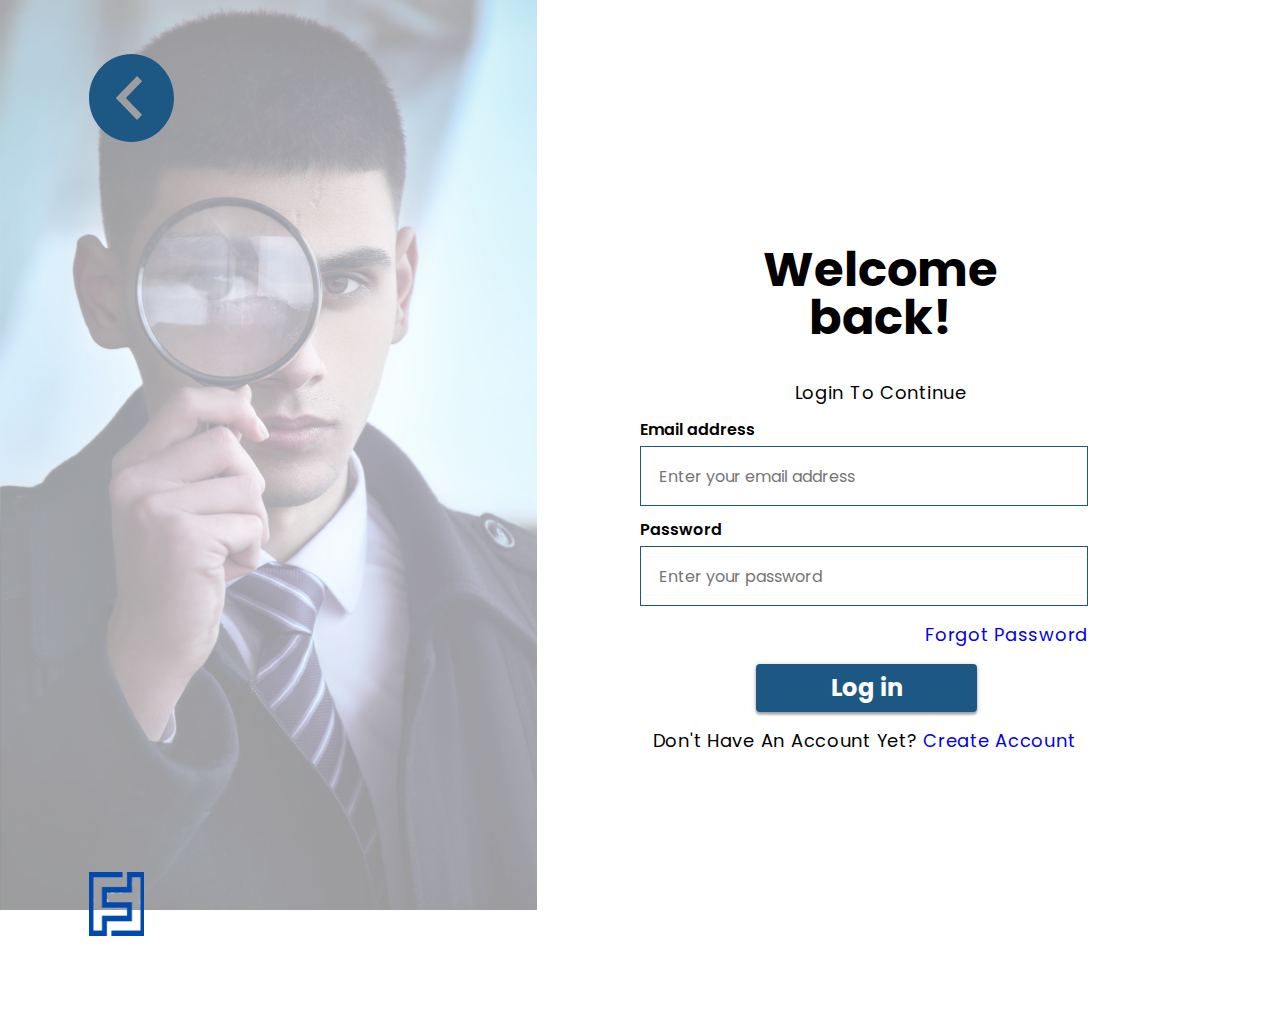
<file: getstarted.html>
<!DOCTYPE html>
<html lang="en">
<head>
    <meta charset="UTF-8">
    <meta http-equiv="X-UA-Compatible" content="IE=edge">
    <meta name="viewport" content="width=device-width, initial-scale=1.0">
    <title>find/getstarted</title>
    <link href="getstarted.css" rel="stylesheet">
</head>
<body>
    <section>
        <div class="gridcontainer">
            <div class="gridholder1">
                <div class="arrowshift"><a href="landingpage.html"><img src="arrow.svg"></a></div>
                <div class="logoshift"><img src="find logo 1.png"></div>
            </div>
            <div class="infoholder">
                <div class="headerwid">
                    <h2>Welcome back!</h2>
                    <p> login to continue</p>
                </div>
                <form>
                    <div> <!--this container holds all forms items and it's aligned to the flex-end because of the forgot password-->
                        <div class="flexend"><!--this container holds email address & password input and its aligned to the flex-start-->
                            <div class="email"><!--this container holds the email address label and password its display set to flex and flex direction of column-->
                                <label>Email address</label>
                                <input type="email" name="email" placeholder="Enter your email address">
                                <div class="emailerror"></div> <!--this container block displays error messages-->
                            </div>
                            <div class="password"><!--this conatiner holds the password label and input and its display is same as the email address-->
                                <label>Password</label>
                                <input type="password" name="email" placeholder="Enter your password">
                                <div class="passworderror"></div><!--this container block displays error messages-->
                            </div>
                            <div><p class="forgot"><a href="retrieve account.html">Forgot Password</a></p></div>
                        </div>
                    </div>
                    <button type="submit" name="submit">Log in</button>
                </form>
                <div><p>Don't have an account yet? <span><a href="getstarted.html">Create Account</a></span></p></div>
            </div>
        </div>
    </section>
    <script src="getstarted.js"></script>
</body>
</html>
</file>
<file: getstarted.css>
@import url('https://fonts.googleapis.com/css2?family=Poppins:ital,wght@0,100;0,300;0,400;0,500;0,600;0,700;0,800;0,900;1,100;1,200;1,300;1,400;1,500;1,600;1,700;1,800;1,900&display=swap');
*,*::before, *::after{
    box-sizing: border-box;
}
body{
    margin: 0px;
    padding: 0px;
}
section{
    padding-left: 6.94vw;
    padding-right: 6.94vw;
    overflow: hidden;
}
.gridcontainer{
    padding: 0px;
    margin: 0px;
    display: grid;
    grid-template-columns: auto auto;
}
.gridholder1{
    display: flex;
    flex-direction: column;
    background: url("firstimage.svg") no-repeat;
    background-size: contain;
    margin-left: -6.94vw;
    height: 64em;
    width: 41.94vw;
    justify-content: space-between;
}
.arrowshift{
    width: 5.9vw;
    height: 5.5em;
    margin-left: 6.94vw;
    margin-top: 3.375em;
    padding: 0px;
}
.arroshift img{
    width: 100%;
    height: 100%;
}
.imgarrow{
    width: 5.90vw;
    height: 8.59vh;
    margin-left: 6.94vw;
    margin-top: 5.27vh;
}
.logoshift{
    margin-bottom: 5.5em;
    margin-left: 6.94vw;
    width: 4.3vw;
    height: 4em;
    padding: 0px;
}
.logoshift img{
    width: 100%;
    height: 100%;
}
.infoholder{
    display: block;
    padding: 0px;
    margin-top: 12.9em;
    width: 35vw;
    justify-content: center;
}
.headerwid{
    width: 29.4vw;
    margin-left: 4.1vw;
}
h2{
    font-family: Poppins;
    font-size: 3em;
    font-weight: 700;
    font-style: normal;
    line-height: 100%;
    text-align: center;
}
p{
    font-family: Poppins;
    font-size: 1.125em;
    font-weight: 400;
    font-style: normal;
    line-height: 123.5%;
    text-align: center;
    letter-spacing: 0.04em;
    text-transform: capitalize;
}
.flexend{
    align-items: flex-end;
    display: flex;
    flex-direction: column;
}
form{
    align-items: center;
    width: 35vw;;
    padding: 0px;
}
form button{
    width: 17.3vw;
    height: 2.0em;
    background-color: #1d5884;
    font-family: Poppins;
    font-size: 1.5em;
    font-weight: 700;
    line-height: 100%;
    border: 1px solid transparent;
    border-radius: 4px;
    box-shadow: 0px 2px 2px rgba(0,0,0,0.12), 0px 3px 2px rgba(0,0,0,0.14), 0px 1px 5px rgba(0,0,0,0.25);
    color: white;
    margin-left: 9.05vw;
}
.email{
    display: flex;
    flex-direction: column;
    padding: 0px;
    align-items: flex-start;
}
.email label, .password label{
    font-family: poppins;
    font-size: 1.125;
    font-weight: 600;
    font-style: normal;
    line-height: 100%;
}
.email input, .password input{
    width: 35vw;
    margin-top: 0.5em;
    height: 60px;
    padding: 24px 18px;
    font-family: poppins;
    font-size: 1em;
    border: 0.5px solid #1d5884;
}
.password{
    display: flex;
    flex-direction: column;
    padding: 0px;
    align-items: flex-start;
    margin-top: 1em;
}
.forgot a{
    text-decoration: none;
}
span{
    color: #1d5884;
}
span a{
    text-decoration: none;
}
.error{
    color: red;
    font-style: italic;
}
</file>
